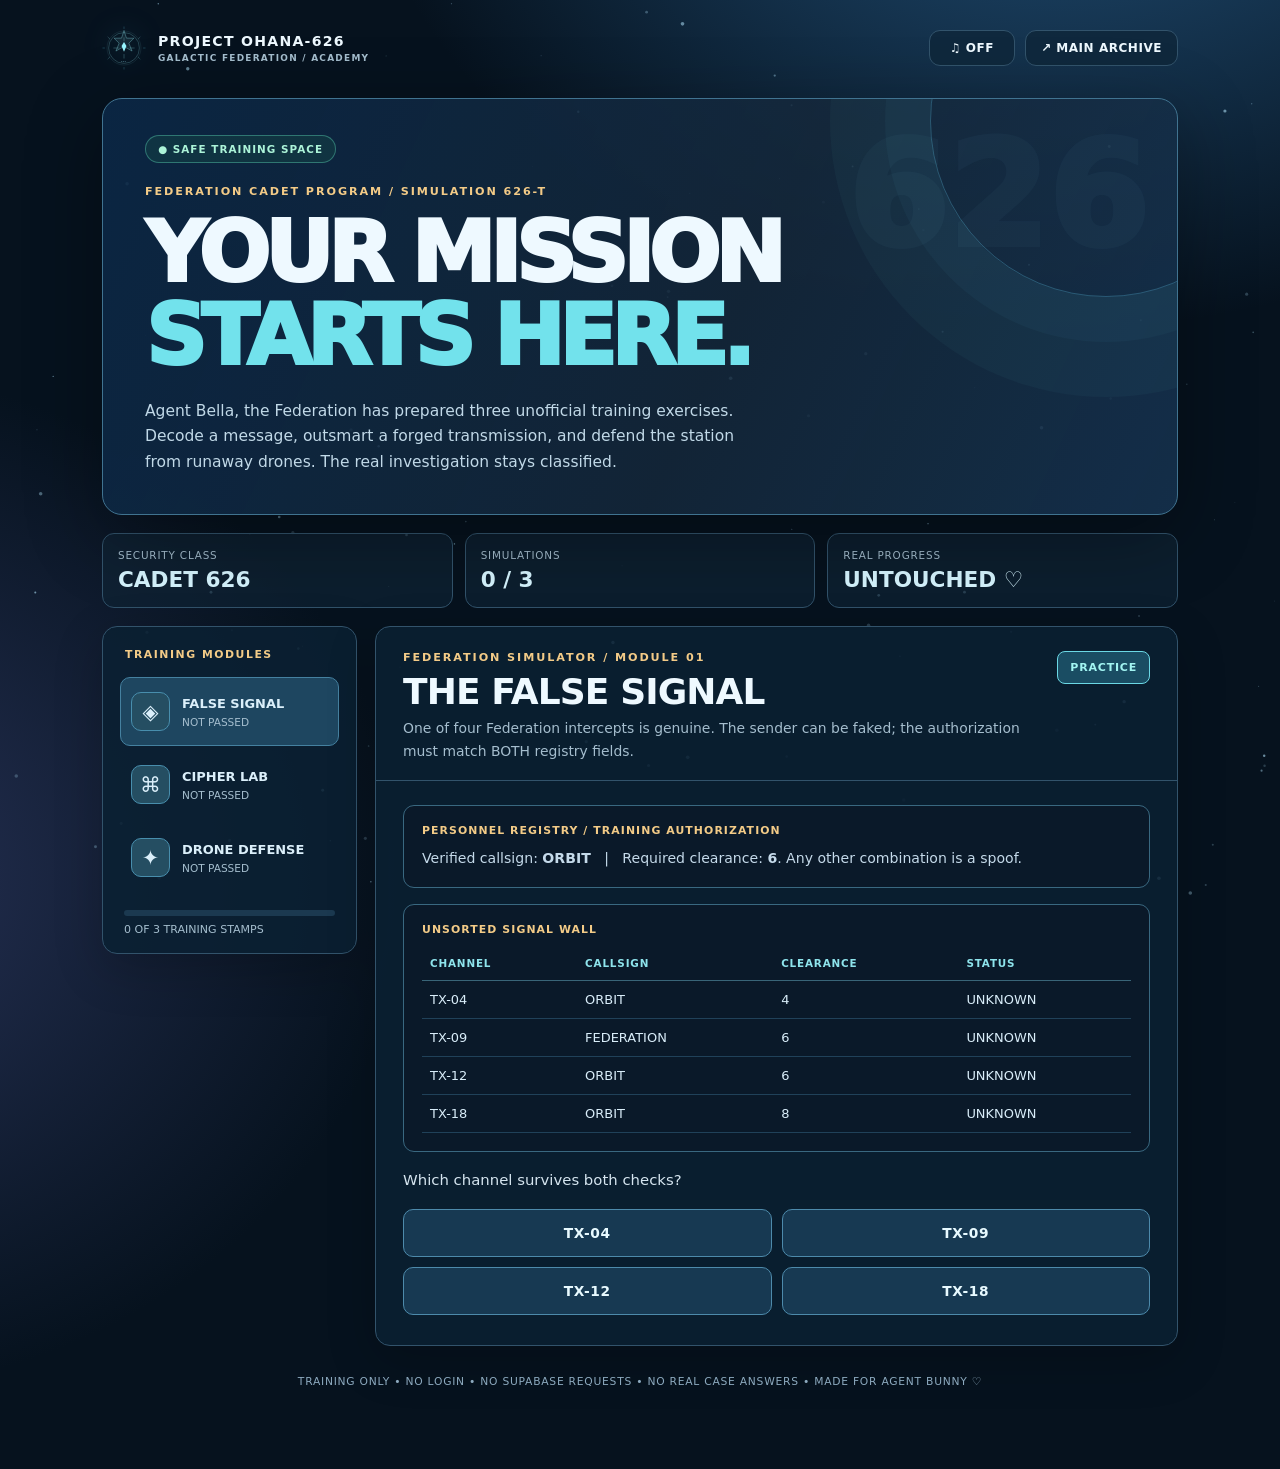
<file: training.html>
<!doctype html>
<html lang="en"><head>
<meta charset="utf-8"><meta name="viewport" content="width=device-width,initial-scale=1,viewport-fit=cover">
<meta name="theme-color" content="#06121e"><meta name="description" content="OHANA-626 Federation Training Simulator. Three practice simulations. No real-case progress.">
<link rel="icon" href="emblem.svg" type="image/svg+xml"><title>OHANA-626 | Federation Training Simulator</title>
<style>
:root{color-scheme:dark;--bg:#06121e;--card:#112639;--line:#32536b;--cyan:#72e2ec;--blue:#319adc;--gold:#f3cb87;--text:#eef9ff;--muted:#a5bece;--pink:#ffc0e0;font-family:ui-sans-serif,system-ui,-apple-system,"Segoe UI",sans-serif}
*{box-sizing:border-box}body{margin:0;min-height:100vh;background:radial-gradient(ellipse 70% 48% at 83% -16%,#23547e 0%,transparent 80%),radial-gradient(ellipse 60% 45% at -15% 60%,#273257 0%,transparent 78%),#06121e;color:var(--text);overflow-x:hidden}
button,input{font:inherit}button{cursor:pointer}button:disabled{cursor:not-allowed;opacity:.5}a{color:var(--cyan)}h1,h2,h3,p{margin:0}button:focus-visible,a:focus-visible,input:focus-visible{outline:3px solid var(--gold);outline-offset:3px}
#stars{position:fixed;inset:0;pointer-events:none;z-index:0;opacity:.8}#bursts{pointer-events:none;position:fixed;inset:0;z-index:10}
.shell{position:relative;z-index:1;max-width:1120px;margin:auto;padding:18px 22px 78px}
header{display:flex;justify-content:space-between;align-items:center;gap:18px;padding:8px 0 28px}
.brand{display:flex;align-items:center;gap:12px;text-decoration:none;color:var(--text);font-weight:850;letter-spacing:.09em;font-size:.88rem}.brand img{width:44px;height:44px;filter:drop-shadow(0 0 14px #64cfff88)}.brand small{display:block;font-size:.56rem;letter-spacing:.14em;color:var(--muted);margin-top:4px}
.nav-actions{display:flex;gap:10px;flex-wrap:wrap;justify-content:flex-end}
.navlink,.sound{border:1px solid var(--line);background:#10283bde;border-radius:11px;color:var(--text);padding:10px 15px;text-decoration:none;font-size:.75rem;font-weight:800;letter-spacing:.045em}
.sound{min-width:86px}
.hero{position:relative;padding:36px 42px 38px;border:1px solid #407390;border-radius:20px;overflow:hidden;background:linear-gradient(115deg,#0b2745ed,#15283bd8 58%,#15314de8);box-shadow:0 20px 78px #0005}
.hero:before{content:"";position:absolute;width:350px;height:350px;right:-105px;top:-154px;border:1px solid #6bdaff44;border-radius:50%;box-shadow:0 0 0 45px #7edfff09,0 0 0 100px #72eaff08;animation:spin 24s linear infinite}
.hero:after{content:"626";position:absolute;right:30px;top:26px;font-size:9rem;font-weight:1000;color:#84e3ff09;line-height:1}
.eyebrow{color:var(--gold);font-size:.7rem;font-weight:850;letter-spacing:.17em;text-transform:uppercase}
.hero h1{font-size:clamp(2.5rem,6.6vw,5.3rem);font-weight:1000;line-height:.98;letter-spacing:-.065em;margin:14px 0 21px;max-width:720px}
.hero h1 em{color:var(--cyan);font-style:normal}.hero p{max-width:600px;line-height:1.67;color:#c1d9e8;font-size:.97rem}
.pill{display:inline-flex;gap:8px;align-items:center;border:1px solid #4bb39d88;color:#acf4d8;background:#19524855;border-radius:20px;padding:7px 12px;font-size:.65rem;font-weight:850;letter-spacing:.1em}
.training-row{display:grid;grid-template-columns:repeat(3,1fr);gap:12px;margin:18px 0}
.metric{border:1px solid var(--line);border-radius:12px;padding:15px;background:#102536b0}.metric small{display:block;color:var(--muted);font-size:.65rem;letter-spacing:.08em}.metric b{display:block;font-size:1.35rem;margin-top:6px;color:#d6f5ff}
.dashboard{display:grid;grid-template-columns:255px minmax(0,1fr);gap:18px;margin-top:6px}
.menu,.stage{border:1px solid var(--line);border-radius:15px;background:#0b2033e0;box-shadow:0 15px 50px #0003}
.menu{padding:17px;align-self:start}.menu h2{font-size:.68rem;letter-spacing:.14em;color:var(--gold);padding:4px 5px 12px}
.mission{display:flex;align-items:center;gap:12px;width:100%;text-align:left;border:1px solid transparent;border-radius:10px;padding:14px 10px;background:transparent;color:#dbeffa;margin:4px 0;transition:.2s}
.mission.selected{background:#1e4660;border-color:#4581a0}.mission:hover{background:#19364e}
.mission span:first-child{display:grid;place-items:center;min-width:39px;height:39px;background:#254e62;border:1px solid #488ead;border-radius:10px;font-size:1.3rem}
.mission strong{font-size:.81rem;display:block}.mission small{display:block;color:var(--muted);font-size:.66rem;margin-top:5px}
.progress{height:6px;border-radius:6px;background:#1b3950;overflow:hidden;margin:18px 4px 7px}.progress i{display:block;height:100%;background:linear-gradient(90deg,#4ccae3,#88efd0);transition:width .35s}
.progress-caption{padding:0 4px;font-size:.69rem;color:var(--muted)}
.stage{min-height:485px;overflow:hidden}.stage-header{display:flex;align-items:flex-start;justify-content:space-between;gap:15px;padding:24px 27px 18px;border-bottom:1px solid var(--line)}.stage-header h2{font-size:clamp(1.4rem,3vw,2.25rem);letter-spacing:-.025em;margin:7px 0 5px}.stage-header p{color:var(--muted);font-size:.87rem;line-height:1.6}.stamp{background:#1a4d63;border:1px solid #6bd8e5;color:#a2f5f2;border-radius:8px;padding:9px 12px;white-space:nowrap;font-size:.69rem;font-weight:800;letter-spacing:.07em}
.stage-body{padding:24px 27px 30px}
.record{border:1px solid #396880;border-radius:11px;background:#0a1929;padding:18px;margin:0 0 16px}
.record-title{font-size:.68rem;letter-spacing:.1em;color:var(--gold);margin-bottom:10px;font-weight:850}
.record p{line-height:1.6;color:#c5daea;font-size:.88rem}
.ledger{width:100%;border-collapse:collapse;font-size:.81rem}
.ledger th{text-align:left;color:#8ee4ec;font-size:.65rem;letter-spacing:.08em;padding:11px 8px;border-bottom:1px solid #396578}
.ledger td{padding:11px 8px;border-bottom:1px solid #204159;color:#d9edf9}
.scroller{max-width:100%;overflow-x:auto}
.prompt{font-size:.93rem;line-height:1.63;color:#d5e5ef;margin:16px 0}
.options{display:grid;grid-template-columns:repeat(2,minmax(0,1fr));gap:10px}
.pick,.cta,.minor{border-radius:10px;border:1px solid #4d8aab;background:#173952;color:#e8faff;padding:15px 12px;font-weight:800;letter-spacing:.05em;font-size:.86rem;transition:transform .15s,background .15s}
.pick:hover,.cta:hover,.minor:hover{transform:translateY(-2px);background:#1b5271}.pick:active,.cta:active{transform:scale(.98)}
.cta{background:linear-gradient(115deg,#246fa1,#318bb9);border-color:#66d6e5;color:#fff}
.minor{padding:11px 15px;font-size:.72rem;background:#193145}
.actions{display:flex;flex-wrap:wrap;gap:10px;margin-top:18px}.actions>*{flex:0 0 auto}
.input{width:100%;border-radius:10px;border:1px solid #56809b;background:#081728;color:var(--text);padding:16px;font-size:1.13rem;letter-spacing:.14em;text-transform:uppercase;outline:none}
.input:focus{border-color:var(--cyan);box-shadow:0 0 0 3px #55d3ec24}
.feedback{padding:13px 16px;border-radius:10px;border:1px solid #467b91;background:#183b4d;margin-top:14px;color:#d9f5fc;font-size:.84rem;line-height:1.55}
.feedback.good{border-color:#46b693;background:#134b3d}.feedback.bad{border-color:#c7837e;background:#5a3036}
.reel{display:flex;align-items:center;justify-content:center;gap:10px;padding:17px 0 24px;flex-wrap:wrap}
.reel i{font-style:normal;background:#173b58;min-width:45px;min-height:60px;border:1px solid #4b8aab;box-shadow:inset 0 0 20px #11304f,0 0 15px #0bf2;border-radius:8px;display:grid;place-items:center;font-size:1.8rem;font-weight:950;color:#b6faff;animation:glow 3s ease-in-out infinite}
.arena{position:relative;height:270px;overflow:hidden;border:1px solid #447d97;border-radius:11px;background:radial-gradient(circle at 50% 110%,#1a4965,#061626 65%);touch-action:manipulation}
.arena:before{content:"";position:absolute;inset:0;background:repeating-linear-gradient(90deg,transparent 0,transparent 69px,#6fdfff13 70px),repeating-linear-gradient(0deg,transparent 0,transparent 59px,#6fdfff16 60px);pointer-events:none}
.drone{position:absolute;border:1px solid #75ddec;background:#23577b;box-shadow:0 0 24px #3b9ae199, inset 0 0 14px #7ad9ee77;border-radius:50%;width:54px;height:54px;color:#c3faff;font-size:1.6rem;display:grid;place-items:center;transition:left .17s,top .17s;user-select:none}
.drone:before,.drone:after{content:"";position:absolute;width:18px;height:9px;border:1px solid #76d4e6;background:#1b4e71;top:15px}.drone:before{left:-15px;border-radius:8px 0 0 8px}.drone:after{right:-15px;border-radius:0 8px 8px 0}
.arena-hud{position:absolute;left:11px;top:9px;font-size:.75rem;font-weight:900;letter-spacing:.09em;text-shadow:0 2px 5px #000}
.arena-tip{position:absolute;bottom:10px;left:12px;right:12px;text-align:center;color:#accce0;font-size:.68rem;pointer-events:none}
.achievement{padding:18px;border:1px solid #539f9c;border-radius:12px;background:linear-gradient(105deg,#143c49,#1a3e54);display:flex;gap:15px;align-items:center}
.achievement i{font-style:normal;font-size:2.7rem}.achievement strong{font-size:1.15rem;color:#b8ffed}.achievement p{font-size:.85rem;color:#c9deec;margin-top:7px}
.foot{margin-top:26px;text-align:center;color:#8daabf;font-size:.67rem;letter-spacing:.07em;line-height:1.8}
@keyframes glow{50%{filter:brightness(1.4);transform:translateY(-2px)}}@keyframes spin{to{transform:rotate(360deg)}}
@media(max-width:720px){.shell{padding:10px 12px 82px}header{padding-bottom:15px}.brand{font-size:.72rem}.brand img{width:34px;height:34px}.navlink,.sound{padding:9px 10px;font-size:.67rem}.hero{padding:25px 22px 28px}.hero h1{font-size:clamp(2.5rem,11vw,4rem)}.hero p{font-size:.87rem}.training-row{gap:7px}.metric{padding:11px}.metric small{font-size:.55rem}.metric b{font-size:1.1rem}.dashboard{grid-template-columns:1fr;gap:12px}.menu{display:grid;grid-template-columns:repeat(3,minmax(0,1fr));gap:6px;padding:10px}.menu h2,.menu .progress,.menu .progress-caption{grid-column:1/-1}.mission{display:flex;flex-direction:column;align-items:center;text-align:center;padding:10px 4px;gap:5px}.mission span:first-child{min-width:32px;height:32px;font-size:1.05rem}.mission strong{font-size:.66rem}.mission small{font-size:.54rem}.stage-header{padding:19px 16px 15px}.stage-body{padding:18px 16px 22px}.stamp{font-size:.56rem;padding:8px 6px}.options{grid-template-columns:1fr 1fr}.pick{padding:15px 6px;font-size:.75rem}.arena{height:245px}}
@media(prefers-reduced-motion:reduce){*,*:before,*:after{animation:none!important;transition:none!important}}
</style></head><body>
<canvas id="stars" aria-hidden="true"></canvas><canvas id="bursts" aria-hidden="true"></canvas>
<div class="shell">
<header><a class="brand" href="./"><img src="emblem.svg" alt=""><span>PROJECT OHANA-626 <small>GALACTIC FEDERATION / ACADEMY</small></span></a>
<div class="nav-actions"><button id="sound" class="sound" type="button" aria-label="Toggle sound">♫ OFF</button><a class="navlink" href="./">↗ MAIN ARCHIVE</a></div></header>
<section class="hero"><div class="pill">● SAFE TRAINING SPACE</div><div class="eyebrow" style="margin-top:22px">FEDERATION CADET PROGRAM / SIMULATION 626-T</div><h1>YOUR MISSION<br><em>STARTS HERE.</em></h1><p>Agent Bella, the Federation has prepared three unofficial training exercises. Decode a message, outsmart a forged transmission, and defend the station from runaway drones. The real investigation stays classified.</p></section>
<div class="training-row"><div class="metric"><small>SECURITY CLASS</small><b>CADET 626</b></div><div class="metric"><small>SIMULATIONS</small><b id="stat-complete">0 / 3</b></div><div class="metric"><small>REAL PROGRESS</small><b>UNTOUCHED ♡</b></div></div>
<div class="dashboard"><aside class="menu"><h2>TRAINING MODULES</h2><button class="mission selected" data-view="0" type="button"><span>◈</span><span><strong>FALSE SIGNAL</strong><small id="s0">NOT PASSED</small></span></button><button class="mission" data-view="1" type="button"><span>⌘</span><span><strong>CIPHER LAB</strong><small id="s1">NOT PASSED</small></span></button><button class="mission" data-view="2" type="button"><span>✦</span><span><strong>DRONE DEFENSE</strong><small id="s2">NOT PASSED</small></span></button><div class="progress"><i id="progress" style="width:0"></i></div><div class="progress-caption" id="progress-label">0 OF 3 TRAINING STAMPS</div></aside>
<main class="stage" id="stage" aria-live="polite"></main></div>
<div class="foot">TRAINING ONLY • NO LOGIN • NO SUPABASE REQUESTS • NO REAL CASE ANSWERS • MADE FOR AGENT BUNNY ♡</div></div>
<script>
'use strict';
(function(){
const $=s=>document.querySelector(s);
const state={done:[false,false,false],screen:0,sound:false,shots:0,start:0,round:false,timer:null,droneTimer:null,frequency:null,active:null, feedback:''};
const NAMES=['FALSE SIGNAL','CIPHER LAB','DRONE DEFENSE'];
const tick=(f=580)=>{if(!state.sound)return;try{const c=new(window.AudioContext||window.webkitAudioContext)();let o=c.createOscillator(),g=c.createGain();o.type='sine';o.frequency.setValueAtTime(f,c.currentTime);o.frequency.exponentialRampToValueAtTime(f*.55,c.currentTime+.13);g.gain.setValueAtTime(.07,c.currentTime);g.gain.exponentialRampToValueAtTime(.001,c.currentTime+.16);o.connect(g);g.connect(c.destination);o.start();o.stop(c.currentTime+.17);setTimeout(()=>c.close(),300)}catch{}};
function clearRound(){if(state.timer)clearInterval(state.timer);if(state.droneTimer)clearInterval(state.droneTimer);state.timer=null;state.droneTimer=null;state.round=false;}
function ui(header,desc,body,stamp){$('#stage').innerHTML='<div class="stage-header"><div><div class="eyebrow">FEDERATION SIMULATOR / MODULE 0'+(state.screen+1)+'</div><h2>'+header+'</h2><p>'+desc+'</p></div><div class="stamp">'+stamp+'</div></div><div class="stage-body">'+body+'</div>';}
function result(good,message){state.feedback=message;let e=$('#feedback');if(e){e.className='feedback '+(good?'good':'bad');e.textContent=message;}tick(good?820:220);}
function pass(){const i=state.screen;state.done[i]=true;state.feedback='';updateHud();tick(940);burst();if(state.done.every(Boolean)){view(3);}else{ui('TRAINING STAMP ISSUED','A verified result has been filed.', '<div class="achievement"><i>✦</i><div><strong>'+NAMES[i]+' COMPLETE</strong><p>Agent Bunny, that is a solid piece of detective work. Your next training terminal is standing by.</p></div></div><div class="actions"><button type="button" class="cta" data-next="1">CONTINUE TRAINING ↗</button></div>','CLEARED');}}
function updateHud(){let n=state.done.filter(Boolean).length;$('#stat-complete').textContent=n+' / 3';$('#progress').style.width=(n/3*100)+'%';$('#progress-label').textContent=n+' OF 3 TRAINING STAMPS';for(let i=0;i<3;i++){let x=$('#s'+i);x.textContent=state.done[i]?'✓ PASSED':'NOT PASSED';}document.querySelectorAll('[data-view]').forEach(x=>x.classList.toggle('selected',Number(x.dataset.view)===state.screen));}
function view(i){clearRound();state.screen=i;state.feedback='';updateHud();if(i===0)return ui('THE FALSE SIGNAL','One of four Federation intercepts is genuine. The sender can be faked; the authorization must match BOTH registry fields.', '<div class="record"><div class="record-title">PERSONNEL REGISTRY / TRAINING AUTHORIZATION</div><p>Verified callsign: <b>ORBIT</b> &nbsp; | &nbsp; Required clearance: <b>6</b>. Any other combination is a spoof.</p></div><div class="record"><div class="record-title">UNSORTED SIGNAL WALL</div><div class="scroller"><table class="ledger"><thead><tr><th>CHANNEL</th><th>CALLSIGN</th><th>CLEARANCE</th><th>STATUS</th></tr></thead><tbody><tr><td>TX-04</td><td>ORBIT</td><td>4</td><td>UNKNOWN</td></tr><tr><td>TX-09</td><td>FEDERATION</td><td>6</td><td>UNKNOWN</td></tr><tr><td>TX-12</td><td>ORBIT</td><td>6</td><td>UNKNOWN</td></tr><tr><td>TX-18</td><td>ORBIT</td><td>8</td><td>UNKNOWN</td></tr></tbody></table></div></div><p class="prompt">Which channel survives both checks?</p><div class="options"><button type="button" class="pick" data-signal="TX-04">TX-04</button><button type="button" class="pick" data-signal="TX-09">TX-09</button><button type="button" class="pick" data-signal="TX-12">TX-12</button><button type="button" class="pick" data-signal="TX-18">TX-18</button></div><div id="feedback" class="feedback" style="display:none"></div>','PRACTICE');
if(i===1)return ui('THE CIPHER LAB','Federation decoding practice. This is a training-only cipher, not one of Bella’s actual case answers.', '<div class="record"><div class="record-title">DECODER PROTOCOL / LABORATORY 626-T</div><p>A message was shifted <b>3 letters FORWARD</b> through the alphabet before transmission. To recover the original, shift each ciphertext letter <b>3 BACKWARD</b>. Wrap around A to Z. Example: D becomes A.</p></div><div class="reel" aria-label="Encoded letters E X Q Q B"><i>E</i><i>X</i><i>Q</i><i>Q</i><i>B</i></div><form id="cipher-form"><label class="eyebrow" for="code">RECONSTRUCT ORIGINAL MESSAGE</label><p class="prompt">Enter the decoded five-letter word.</p><input class="input" id="code" name="code" type="text" maxlength="5" autocomplete="off" autocapitalize="characters" spellcheck="false" placeholder="•••••" required><div class="actions"><button class="cta" type="submit">VERIFY MESSAGE ↗</button><button class="minor" type="button" data-hint="1">REQUEST HINT</button></div></form><div id="feedback" class="feedback" style="display:none"></div>','PRACTICE');
if(i===2){ui('DEFEND THE STATION','Six rogue practice drones escaped the containment grid. Tap or click each target before the clock runs out.','<div class="record"><div class="record-title">SECURITY SIMULATION / LIVE DRILL</div><p><b>Objective:</b> capture six drones in 24 seconds. This is just a game. No real countdown or real-case data changes.</p></div><div id="arena" class="arena"><div class="arena-hud" id="arena-hud">CAPTURED 0 / 6 · TIME 24S</div><div class="arena-tip">TAP THE DRONE TO CAPTURE IT</div></div><div class="actions"><button class="cta" type="button" data-start="1">▶ START DRONE DRILL</button><button class="minor" type="button" data-hint="2">DRILL TIPS</button></div><div id="feedback" class="feedback" style="display:none"></div>','PRACTICE');return}
ui('CADET BUNNY: VERIFIED','All three training simulations have been passed. The Federation is impressed. The tiny blue experiment is pretending not to be.', '<div class="achievement"><i>💙</i><div><strong>OFFICIAL TRAINING COMPLETE</strong><p>You solved a forged transmission, cracked a cipher, and protected the station. Your real investigation is still sealed for its scheduled release.</p></div></div><div class="record" style="margin-top:16px"><div class="record-title">FINAL TRAINING REPORT</div><p>Recipient: Agent Bella / Bunny.<br>Classification: exceptionally clever.<br>Recommendation: keep asking questions, trust the evidence, and expect the unexpected.<br><br>— Galactic Federation Academy</p></div><div class="actions"><a class="cta" href="./">RETURN TO THE MEMORY ARCHIVE ↗</a><button class="minor" type="button" data-restart="1">↺ PLAY TRAINING AGAIN</button></div>','3/3 PASSED');
}
function burst(){const c=$('#bursts'),ctx=c.getContext('2d');if(!ctx)return;const w=c.width=innerWidth,d=c.height=innerHeight;let pieces=Array.from({length:55},()=>({x:w/2,y:d*.4,vx:(Math.random()-.5)*10,vy:(Math.random()-.9)*10,r:2+Math.random()*4,l:55+Math.random()*30}));let n=0;function animate(){ctx.clearRect(0,0,w,d);for(const p of pieces){p.x+=p.vx;p.y+=p.vy;p.vy+=.2;p.l--;ctx.fillStyle=['#6cdef1','#f6d590','#ecb6f3','#6ee3b1'][Math.floor(Math.random()*4)];ctx.fillRect(p.x,p.y,p.r,p.r)}if(n++<75)requestAnimationFrame(animate);else ctx.clearRect(0,0,w,d)}if(!matchMedia('(prefers-reduced-motion: reduce)').matches)animate();}
function moveDrone(){if(!state.round)return;const arena=$('#arena');if(!arena)return;let b=arena.querySelector('.drone');if(!b){b=document.createElement('button');b.className='drone';b.type='button';b.dataset.drone='1';b.setAttribute('aria-label','Capture practice drone');b.textContent='✦';arena.appendChild(b);}b.style.left=(12+Math.random()*Math.max(0,arena.clientWidth-92))+'px';b.style.top=(42+Math.random()*Math.max(0,arena.clientHeight-118))+'px';}
function startDrone(){clearRound();state.round=true;state.shots=0;state.start=Date.now();let b=document.querySelector('[data-start]');if(b){b.disabled=true;b.textContent='DRILL RUNNING'}moveDrone();function update(){if(!state.round)return;const t=Math.max(0,24-Math.floor((Date.now()-state.start)/1000));$('#arena-hud').textContent='CAPTURED '+state.shots+' / 6 · TIME '+t+'S';if(t<=0){clearRound();$('#arena').querySelector('.drone')?.remove();const btn=document.querySelector('[data-start]');if(btn){btn.disabled=false;btn.textContent='↺ RETRY DRILL'}result(false,'The drones outran the scanner. You can try again as many times as you want.');}}state.timer=setInterval(update,180);state.droneTimer=setInterval(moveDrone,1100);update();}
document.addEventListener('click',e=>{let target=e.target.closest('[data-view], [data-next], [data-signal], [data-hint], [data-start], [data-drone], [data-restart]');if(!target)return;
if(target.hasAttribute('data-view')){view(Number(target.dataset.view));return;}
if(target.hasAttribute('data-next')){const n=state.done.findIndex(v=>!v);view(n<0?3:n);return;}
if(target.hasAttribute('data-restart')){state.done=[false,false,false];view(0);return;}
if(target.hasAttribute('data-signal')){if(target.dataset.signal==='TX-12')pass();else{$('#feedback').style.display='block';result(false,'Signal rejected. Look at BOTH callsign and clearance. One of these rows spoofs only one field.');}return;}
if(target.hasAttribute('data-hint')){$('#feedback').style.display='block';result(true,target.dataset.hint==='1'?'Cipher hint: X goes back three letters to U. Continue the same shift for every character.':'Drone hint: start the drill, then tap directly on the moving blue circles. They change location every second.');return;}
if(target.hasAttribute('data-start')){startDrone();return;}
if(target.hasAttribute('data-drone')){if(!state.round)return;state.shots++;tick(780);if(state.shots>=6){clearRound();pass()}else moveDrone();return;}
});
document.addEventListener('submit',e=>{if(e.target.id!=='cipher-form')return;e.preventDefault();let value=String(new FormData(e.target).get('code')||'').trim().toUpperCase();$('#feedback').style.display='block';if(value==='BUNNY')pass();else result(false,'Not quite. A three-letter backwards shift means E→B, X→U. Decode each symbol independently.');});
$('#sound').addEventListener('click',()=>{state.sound=!state.sound;$('#sound').textContent=state.sound?'♫ ON':'♫ OFF';tick(620)});
const canvas=$('#stars'),ctx=canvas.getContext('2d');let dots=[];function resize(){let width=canvas.width=innerWidth,height=canvas.height=innerHeight;dots=Array.from({length:Math.min(120,Math.ceil(width*height/9500))},()=>({x:Math.random()*width,y:Math.random()*height,r:Math.random()*1.6+.25,alpha:Math.random()*.55+.18}))}resize();addEventListener('resize',resize);if(ctx){let previous=0;const paint=(t)=>{if(t-previous>65){previous=t;ctx.clearRect(0,0,canvas.width,canvas.height);for(let i=0;i<dots.length;i++){let d=dots[i];ctx.fillStyle='rgba(180,231,255,'+d.alpha+')';ctx.beginPath();ctx.arc(d.x,d.y,d.r,0,Math.PI*2);ctx.fill();if(!matchMedia('(prefers-reduced-motion: reduce)').matches)d.y=(d.y+.07+i%5*.035)%canvas.height;}}requestAnimationFrame(paint)};requestAnimationFrame(paint)}
view(0);
})();
</script></body></html>
</file>
